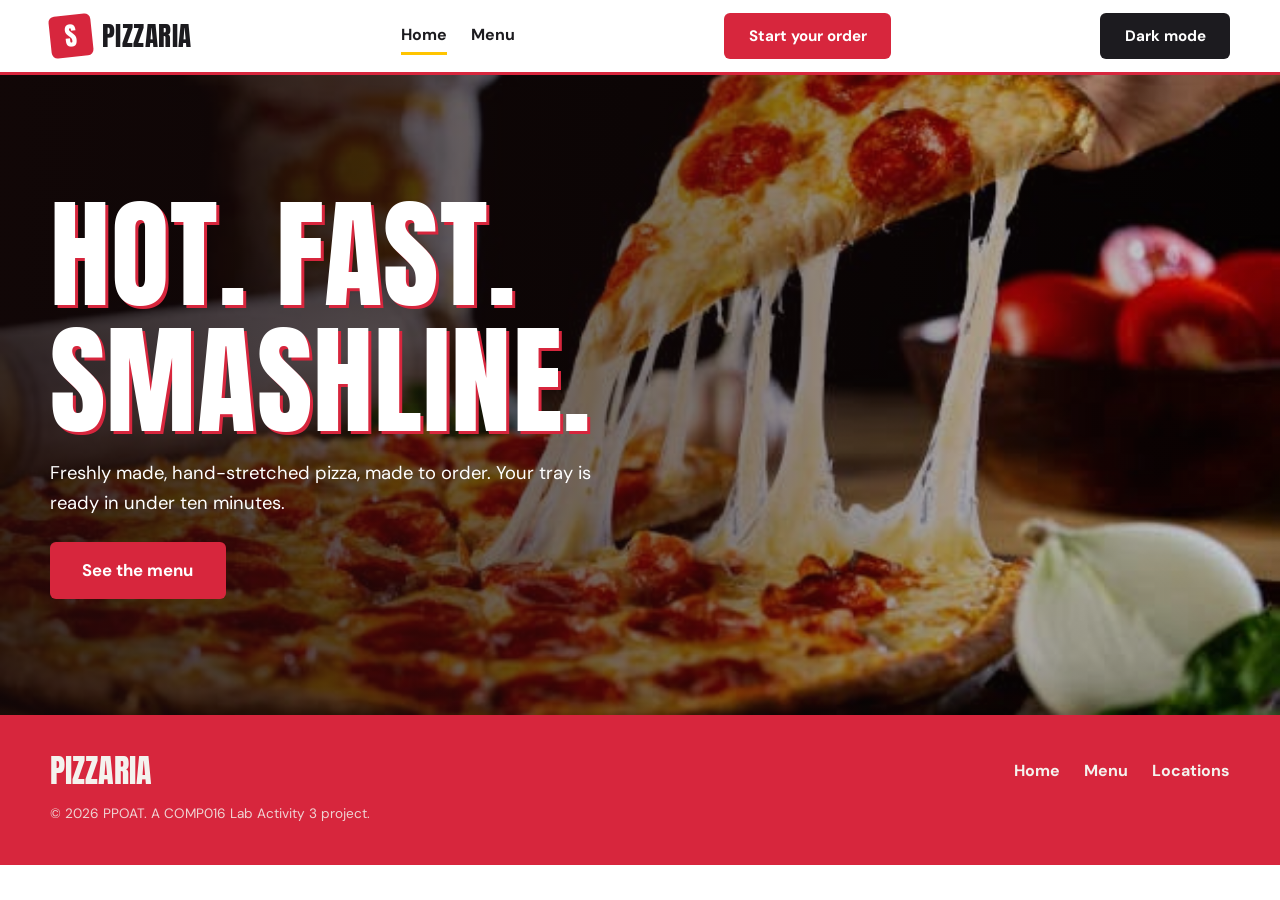
<file: index.html>
<!DOCTYPE html>
<html lang="en">
<head>
  <meta charset="UTF-8">
  <meta name="viewport" content="width=device-width, initial-scale=1.0">
  <title>Pizzaria | Burgers &amp; Pizza, Fast</title>
  <meta name="description" content="Pizzaria serves smashed burgers and hand-stretched pizza, made to order in minutes.">
  <link rel="preconnect" href="https://fonts.googleapis.com">
  <link rel="preconnect" href="https://fonts.gstatic.com" crossorigin>
  <link href="https://fonts.googleapis.com/css2?family=Anton&family=DM+Sans:wght@400;500;700&display=swap" rel="stylesheet">
  <link rel="stylesheet" href="style.css">
</head>
<body id="pageBody">

  <!-- ===== HEADER ===== -->
  <header class="site-header" id="siteHeader">
    <div class="container header-inner">
      <a href="index.html" class="brand" id="brandLogo" aria-label="Pizzaria home">
        <span class="brand-mark">S</span>
        <span class="brand-name">Pizzaria</span>
      </a>
      <nav class="main-nav" id="mainNav" aria-label="Main navigation">
        <a href="index.html" class="nav-link active" aria-current="page">Home</a>
        <a href="menu.html" class="nav-link">Menu</a>
      </nav>
      <a href="menu.html" class="btn btn-primary header-cta" id="headerOrderBtn">Start your order</a>
      <button type="button" class="btn btn-dark" id="themeToggleBtn">Dark mode</button>
    </div>
  </header>

  <main id="mainContent">


    <!-- ===== HERO ===== -->
    <section class="hero" id="hero">
      <div class="container hero-inner">
        <div class="hero-copy">
          <h1 class="hero-title" id="headline">Hot. Fast.<br>Smashline.</h1>
          <p class="hero-text" id="heroText">Freshly made, hand-stretched pizza, made to order. Your tray is ready in under ten minutes.</p>
          <div class="hero-actions">
            <a href="menu.html" class="btn btn-primary btn-lg" id="heroOrderBtn">See the menu</a>
          </div>
        </div>
      </div>
    </section>

  <!-- ===== FOOTER ===== -->
  <footer class="site-footer" id="siteFooter">
    <div class="container footer-inner">
      <p class="footer-brand">Pizzaria</p>
      <nav class="footer-nav" aria-label="Footer navigation">
        <a href="index.html">Home</a>
        <a href="menu.html">Menu</a>
        <a href="#locations">Locations</a>
      </nav>
      <p class="footer-note">&copy; 2026 PPOAT. A COMP016 Lab Activity 3 project.</p>
    </div>
  </footer>

  <!-- JavaScript lives in script.js (no inline logic) -->
  <script src="script.js"></script>
</body>
</html>
</file>
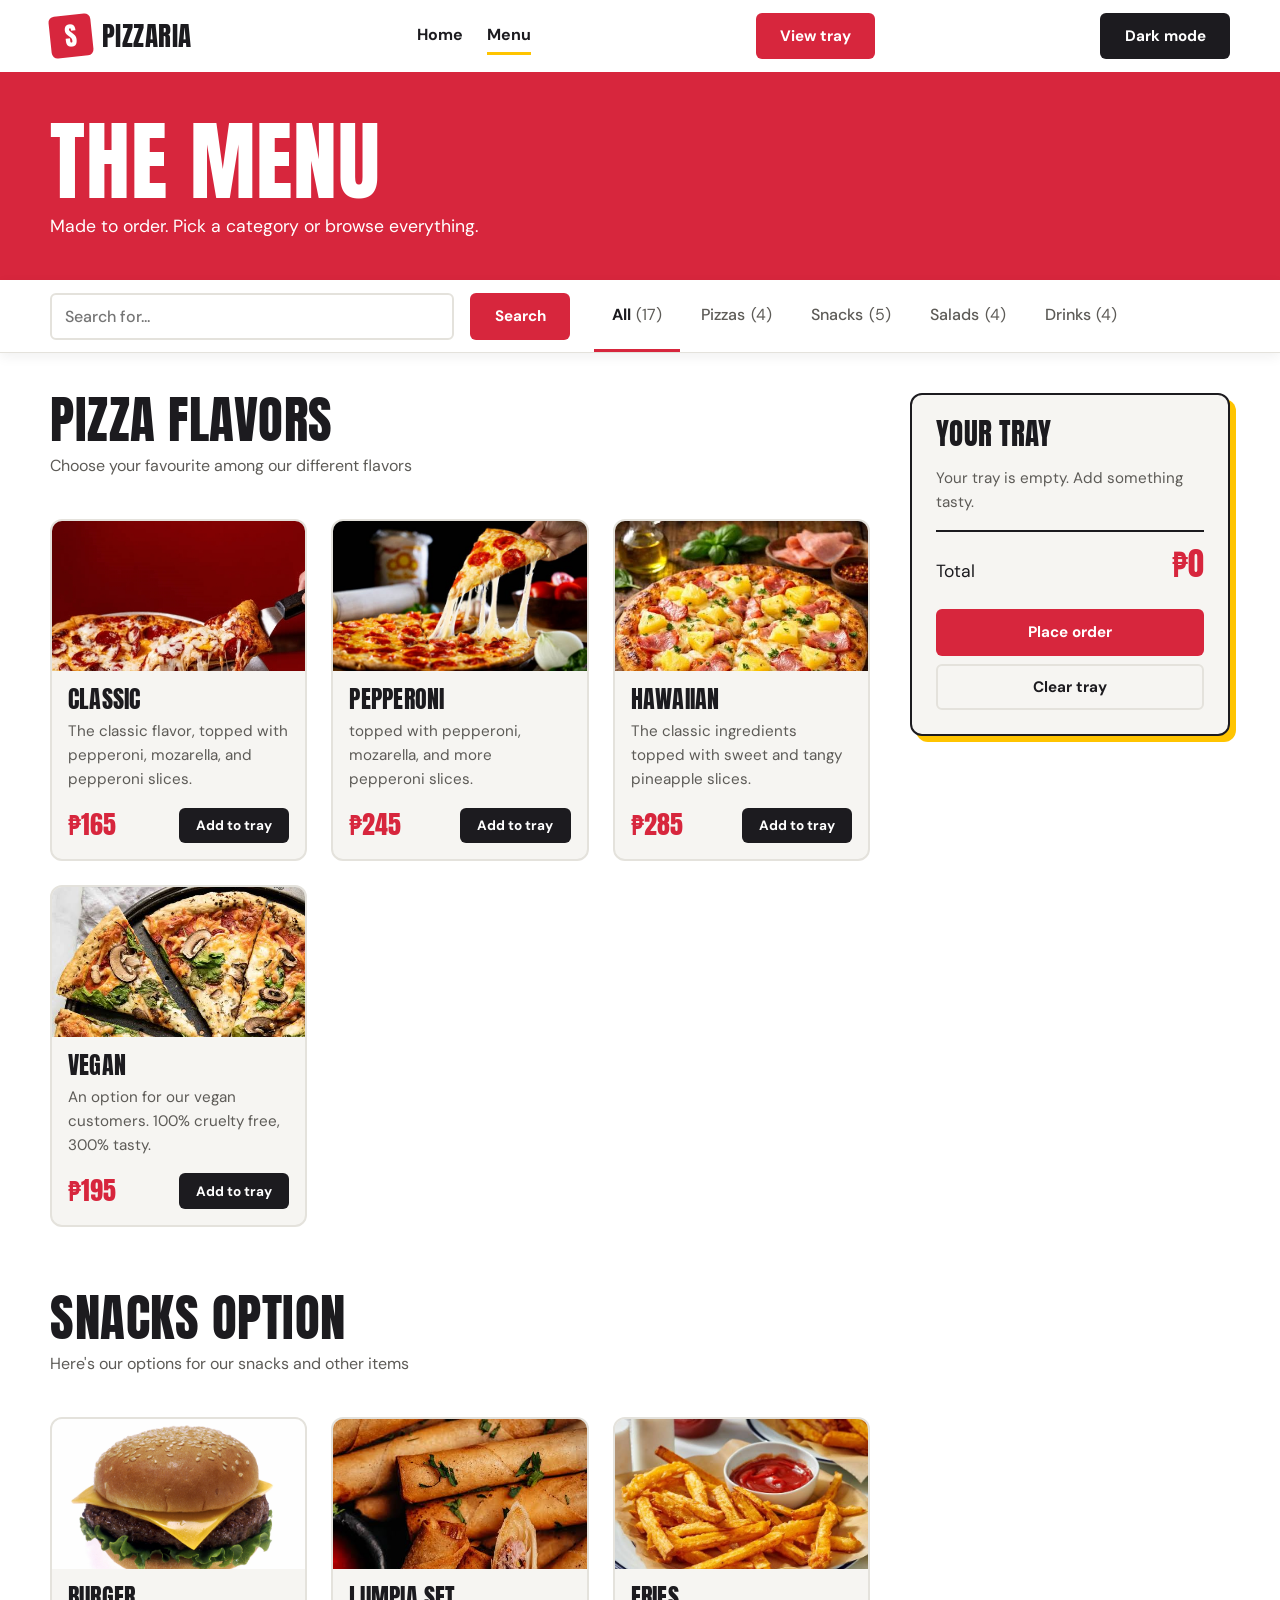
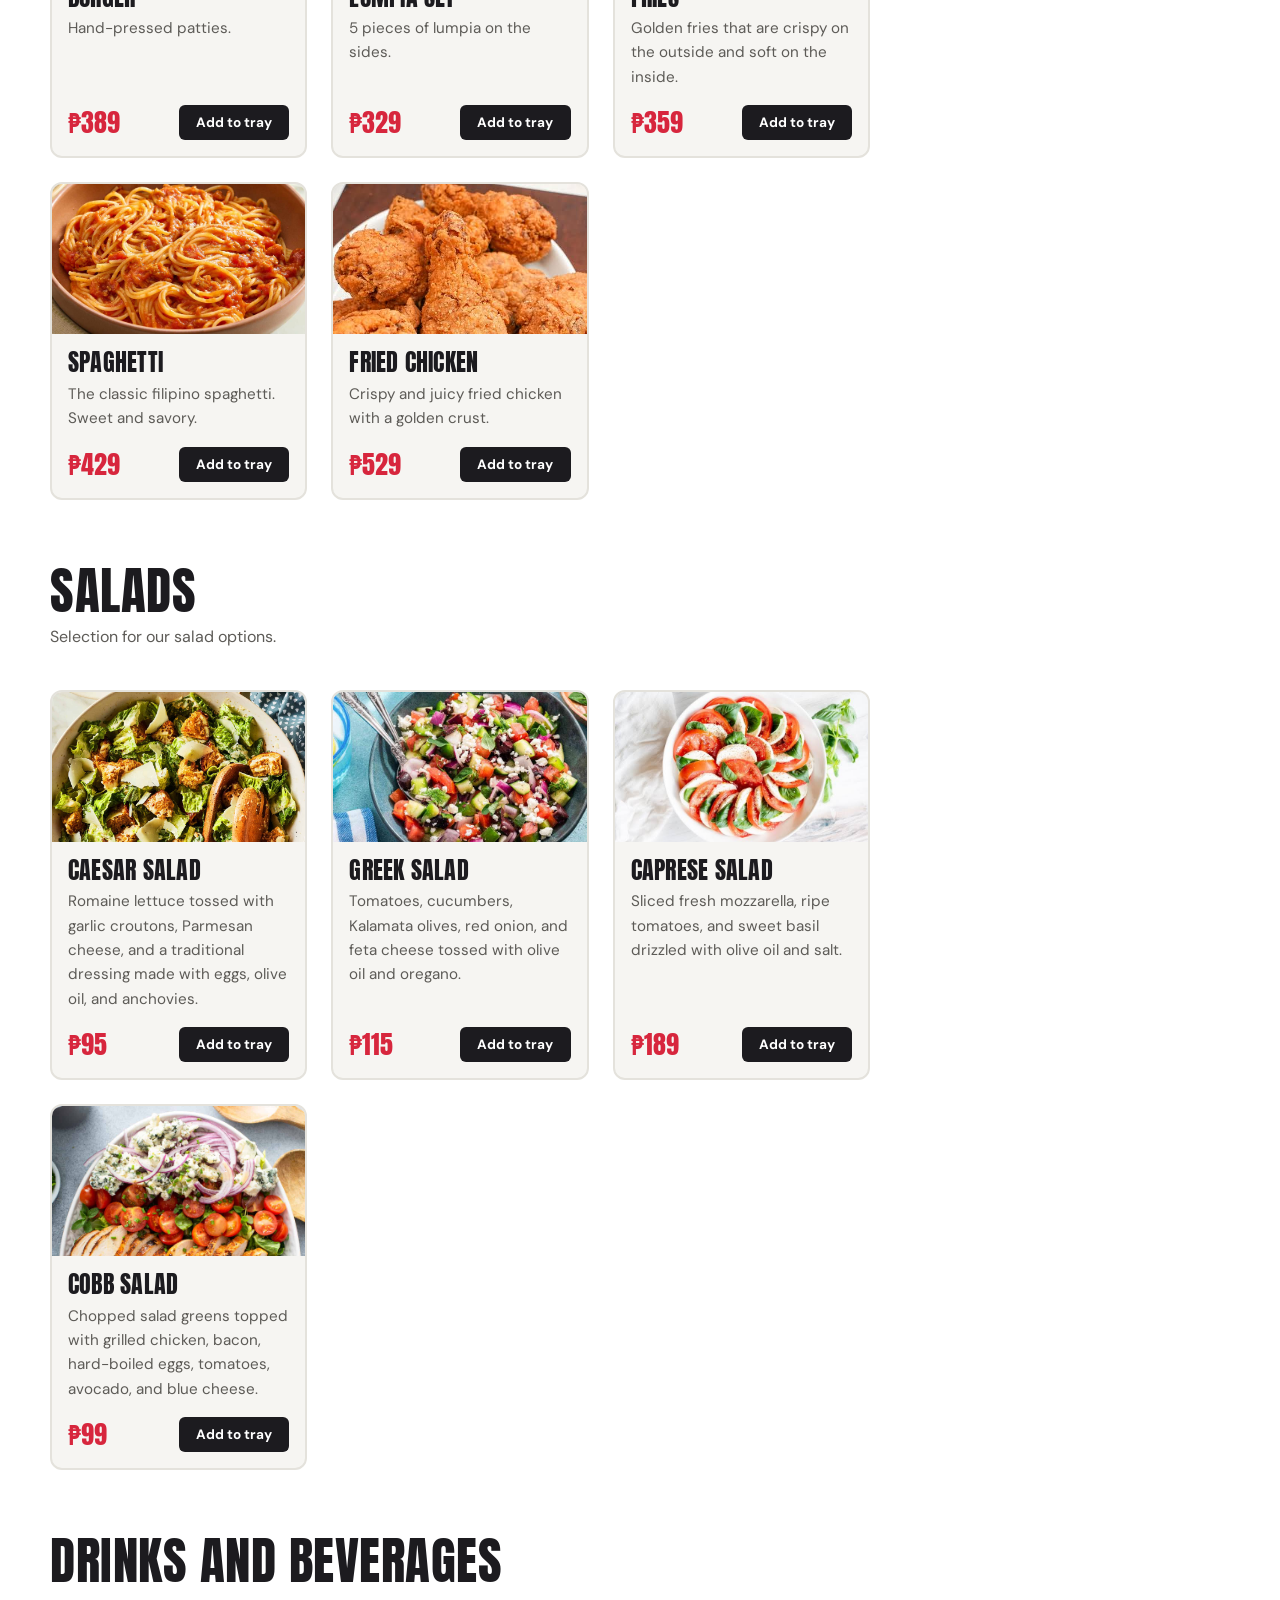
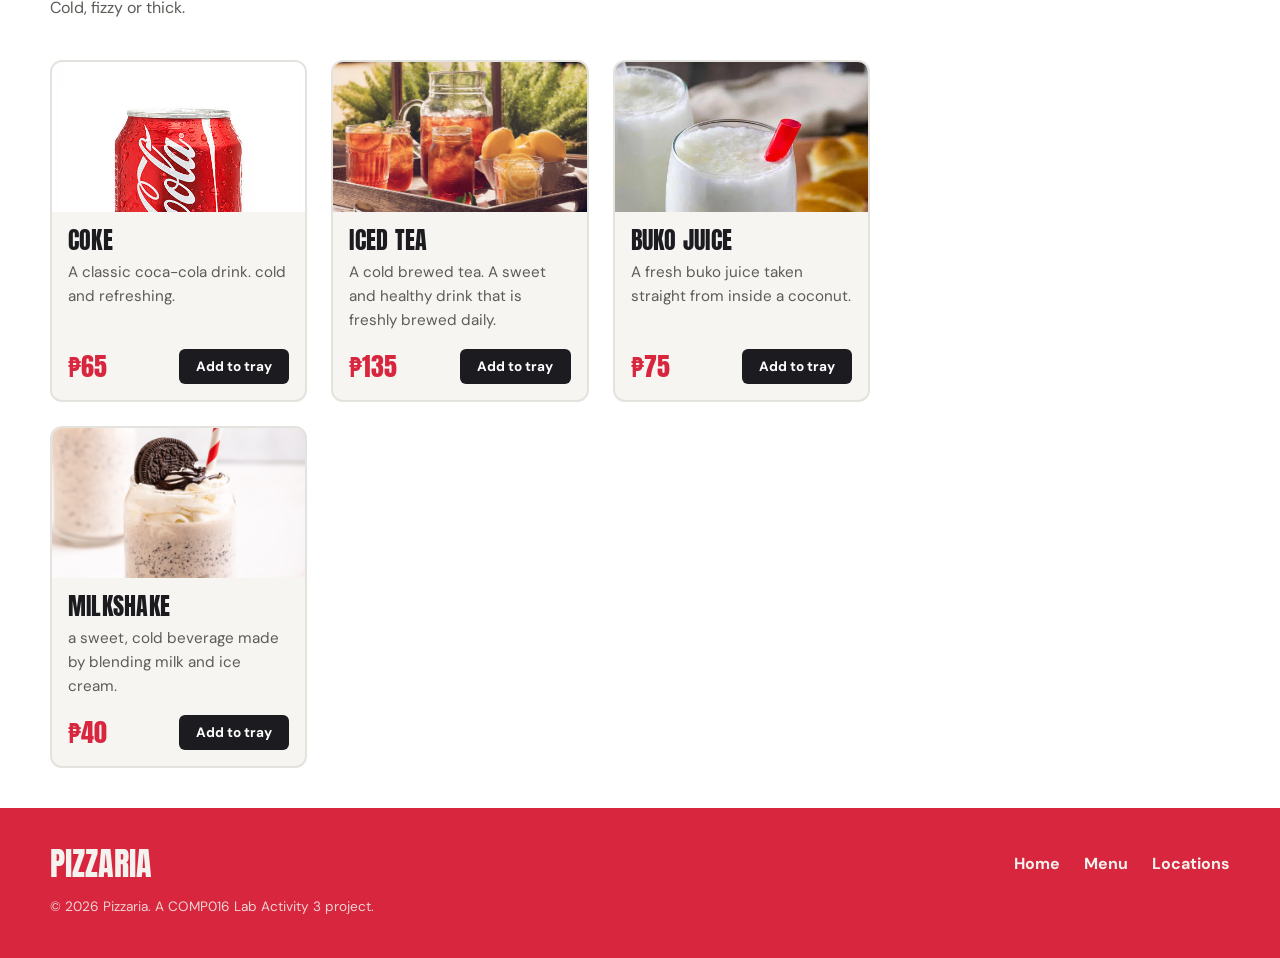
<file: menu.html>
<!DOCTYPE html>
<html lang="en">
<head>
  <meta charset="UTF-8">
  <meta name="viewport" content="width=device-width, initial-scale=1.0">
  <title>Menu | Pizzaria</title>
  <meta name="description" content="Browse the Pizzaria menu: smashed burgers, hand-stretched pizza, sides and drinks.">
  <link rel="preconnect" href="https://fonts.googleapis.com">
  <link rel="preconnect" href="https://fonts.gstatic.com" crossorigin>
  <link href="https://fonts.googleapis.com/css2?family=Anton&family=DM+Sans:wght@400;500;700&display=swap" rel="stylesheet">
  <link rel="stylesheet" href="style.css">
</head>
<body id="pageBody">

  <header class="site-header" id="siteHeader">
    <div class="container header-inner">
      <a href="index.html" class="brand" id="brandLogo" aria-label="Pizzaria home">
        <span class="brand-mark">S</span>
        <span class="brand-name">Pizzaria</span>
      </a>
      <nav class="main-nav" id="mainNav" aria-label="Main navigation">
        <a href="index.html" class="nav-link">Home</a>
        <a href="menu.html" class="nav-link active" aria-current="page">Menu</a>
      </nav>
      <a href="#orderPanel" class="btn btn-primary header-cta" id="headerOrderBtn">View tray</a>
      <button type="button" class="btn btn-dark" id="themeToggleBtn">Dark mode</button>
    </div>
  </header>

  <main id="mainContent">

    <section class="page-banner" id="menuBanner">
      <div class="container">
        <h1 class="page-title" id="headline">The menu</h1>
        <p class="page-sub">Made to order. Pick a category or browse everything.</p>
      </div>
    </section>


    <section class="menu-controls" id="menuControls" aria-label="Menu search and categories">
      <div class="container controls-inner">
        <div class="search-group">
          <input type="search" id="searchInput" class="input search-input" placeholder="Search for..." aria-label="Search the menu">
          <button type="button" class="btn btn-search" id="themeSearchBtn">Search</button>
        </div>
        <nav class="category-tabs" id="categoryTabs" aria-label="Menu categories">
          <a href="#menuList" class="tab-link active" id="tabAll" data-category="all" aria-current="true">All <span class="tab-count">(17)</span></a>
          <a href="#pizza" class="tab-link" id="tabPizza" data-category="pizza">Pizzas <span class="tab-count">(4)</span></a>
          <a href="#snacks" class="tab-link" id="tabSnacks" data-category="snacks">Snacks <span class="tab-count">(5)</span></a>
          <a href="#salad" class="tab-link" id="tabSalad" data-category="salad">Salads <span class="tab-count">(4)</span></a>
          <a href="#drinks" class="tab-link" id="tabDrinks" data-category="drinks">Drinks <span class="tab-count">(4)</span></a>
        </nav>
      </div>
    </section>

    <div class="container menu-layout">

      <div class="menu-list" id="menuList">

      <section class="menu-section" id="pizza" data-category="pizza">
        <div class="section-head">
          <h2 class="section-title">Pizza Flavors</h2>
          <p class="section-sub">Choose your favourite among our different flavors</p>
        </div>
        <div class="card-grid">
          <article class="menu-item" id="classic" data-category="pizza" data-price="165">
            <div class="food-media bg-yellow">
              <img src="images/pizza/classic-mat.jpg" alt="The Classic">
            </div>
            <div class="food-body">
              <h3 class="food-name">Classic</h3>
              <p class="food-desc">The classic flavor, topped with pepperoni, mozarella, and pepperoni slices.</p>
              <div class="food-foot">
                <span class="food-price">₱165</span>
                <button type="button" class="btn btn-small add-btn" data-item="classic" data-price="165">Add to tray</button>
              </div>
            </div>
          </article>
          <article class="menu-item" id="pepperoni" data-category="pizza" data-price="245">
             <div class="food-media bg-yellow">
              <img src="images/pizza/hero-pizza.jpg" alt="Pepperoni pizza with a slice being lifted">
            </div>
            <div class="food-body">
              <h3 class="food-name">Pepperoni</h3>
              <p class="food-desc">topped with pepperoni, mozarella, and more pepperoni slices.</p>
              <div class="food-foot">
                <span class="food-price">₱245</span>
                <button type="button" class="btn btn-small add-btn" data-item="pepperoni" data-price="245">Add to tray</button>
              </div>
            </div>
          </article>
          <article class="menu-item" id="hawaiian" data-category="pizza" data-price="285">
            <div class="food-media bg-yellow">
              <img src="images/pizza/hawaii.jpg" alt="Hawaiian pizza with pineapple and ham">
            </div>
            <div class="food-body">
              <h3 class="food-name">Hawaiian</h3>
              <p class="food-desc">The classic ingredients topped with sweet and tangy pineapple slices.</p>
              <div class="food-foot">
                <span class="food-price">₱285</span>
                <button type="button" class="btn btn-small add-btn" data-item="hawaiian" data-price="285">Add to tray</button>
              </div>
            </div>
          </article>
          <article class="menu-item" id="vegan" data-category="pizza" data-price="195">
            <div class="food-media bg-yellow">
              <img src="images/pizza/vegan.jpg" alt="Vegan pizza with vegetables and vegan cheese">
            </div>
            <div class="food-body">
              <h3 class="food-name">Vegan</h3>
              <p class="food-desc">An option for our vegan customers. 100% cruelty free, 300% tasty.</p>
              <div class="food-foot">
                <span class="food-price">₱195</span>
                <button type="button" class="btn btn-small add-btn" data-item="vegan" data-price="195">Add to tray</button>
              </div>
            </div>
          </article>
        </div>
      </section>

      <section class="menu-section" id="snacks" data-category="snacks">
        <div class="section-head">
          <h2 class="section-title">Snacks Option</h2>
          <p class="section-sub">Here's our options for our snacks and other items</p>
        </div>
        <div class="card-grid">
          <article class="menu-item" id="Snacks" data-category="snacks" data-price="389">
            <div class="food-media bg-yellow">
              <img src="images/snacks/Cheeseburger.jpg" alt="Cheeseburger">
            </div>
            <div class="food-body">
              <h3 class="food-name">Burger</h3>
              <p class="food-desc">Hand-pressed patties.</p>
              <div class="food-foot">
                <span class="food-price">₱389</span>
                <button type="button" class="btn btn-small add-btn" data-item="burger" data-price="389">Add to tray</button>
              </div>
            </div>
          </article>
          <article class="menu-item" id="lumpia" data-category="snacks" data-price="329">
            <div class="food-media bg-yellow">
              <img src="images/snacks/lumpia.jpg" alt="Lumpia set">
            </div>
            <div class="food-body">
              <h3 class="food-name">Lumpia set</h3>
              <p class="food-desc">5 pieces of lumpia on the sides.</p>
              <div class="food-foot">
                <span class="food-price">₱329</span>
                <button type="button" class="btn btn-small add-btn" data-item="lumpia" data-price="329">Add to tray</button>
              </div>
            </div>
          </article>
          <article class="menu-item" id="fries" data-category="snacks" data-price="359">
            <div class="food-media bg-yellow">
              <img src="images/snacks/fries.jpg" alt="Fries">
            </div>
            <div class="food-body">
              <h3 class="food-name">Fries</h3>
              <p class="food-desc">Golden fries that are crispy on the outside and soft on the inside.</p>
              <div class="food-foot">
                <span class="food-price">₱359</span>
                <button type="button" class="btn btn-small add-btn" data-item="fries" data-price="359">Add to tray</button>
              </div>
            </div>
          </article>
          <article class="menu-item" id="spaghetti" data-category="snacks" data-price="429">
            <div class="food-media bg-yellow">
              <img src="images/snacks/spaghetti.jpg" alt="Spaghetti">
            </div>
            <div class="food-body">
              <h3 class="food-name">Spaghetti</h3>
              <p class="food-desc">The classic filipino spaghetti. Sweet and savory.</p>
              <div class="food-foot">
                <span class="food-price">₱429</span>
                <button type="button" class="btn btn-small add-btn" data-item="spaghetti" data-price="429">Add to tray</button>
              </div>
            </div>
          </article>
          <article class="menu-item" id="fried_chicken" data-category="snacks" data-price="529">
            <div class="food-media bg-yellow">
              <img src="images/snacks/n.jpg" alt="The fried chicken">
            </div>
            <div class="food-body">
              <h3 class="food-name">Fried Chicken</h3>
              <p class="food-desc">Crispy and juicy fried chicken with a golden crust.</p>
              <div class="food-foot">
                <span class="food-price">₱529</span>
                <button type="button" class="btn btn-small add-btn" data-item="fried_chicken" data-price="529">Add to tray</button>
              </div>
            </div>
          </article>
        </div>
      </section>

      <section class="menu-section" id="salad" data-category="salad">
        <div class="section-head">
          <h2 class="section-title">Salads</h2>
          <p class="section-sub"> Selection for our salad options.</p>
        </div>
        <div class="card-grid">
          <article class="menu-item" id="caesar" data-category="salad" data-price="95">
            <div class="food-media bg-green">
              <img src="images/salads/caesar-salad.jpg" alt="Caesar Salad">
            </div>
            <div class="food-body">
              <h3 class="food-name">Caesar Salad</h3>
              <p class="food-desc"> Romaine lettuce tossed with garlic croutons, Parmesan cheese, and a traditional dressing made with eggs, olive oil, and anchovies.</p>
              <div class="food-foot">
                <span class="food-price">₱95</span>
                <button type="button" class="btn btn-small add-btn" data-item="caesar" data-price="95">Add to tray</button>
              </div>
            </div>
          </article>
          <article class="menu-item" id="greek" data-category="salad" data-price="115">
            <div class="food-media bg-green">
              <img src="images/salads/greek.jpg" alt="Greek Salad">
            </div>
            <div class="food-body">
              <h3 class="food-name">Greek Salad</h3>
              <p class="food-desc">Tomatoes, cucumbers, Kalamata olives, red onion, and feta cheese tossed with olive oil and oregano.</p>
              <div class="food-foot">
                <span class="food-price">₱115</span>
                <button type="button" class="btn btn-small add-btn" data-item="greek" data-price="115">Add to tray</button>
              </div>
            </div>
          </article>
          <article class="menu-item" id="caprese" data-category="salad" data-price="189">
            <div class="food-media bg-green">
              <img src="images/salads/caprese.jpg" alt="Caprese Salad">
            </div>
            <div class="food-body">
              <h3 class="food-name">Caprese Salad</h3>
              <p class="food-desc">Sliced fresh mozzarella, ripe tomatoes, and sweet basil drizzled with olive oil and salt.</p>
              <div class="food-foot">
                <span class="food-price">₱189</span>
                <button type="button" class="btn btn-small add-btn" data-item="caprese" data-price="189">Add to tray</button>
              </div>
            </div>
          </article>
          <article class="menu-item" id="cobb" data-category="salad" data-price="99">
            <div class="food-media bg-green">
              <img src="images/salads/cobb.jpg" alt="Cobb Salad">
            </div>
            <div class="food-body">
              <h3 class="food-name">Cobb Salad</h3>
              <p class="food-desc"> Chopped salad greens topped with grilled chicken, bacon, hard-boiled eggs, tomatoes, avocado, and blue cheese.</p>
              <div class="food-foot">
                <span class="food-price">₱99</span>
                <button type="button" class="btn btn-small add-btn" data-item="cobb" data-price="99">Add to tray</button>
              </div>
            </div>
          </article>
        </div>
      </section>

      <section class="menu-section" id="drinks" data-category="drinks">
        <div class="section-head">
          <h2 class="section-title">Drinks and Beverages</h2>
          <p class="section-sub">Cold, fizzy or thick.</p>
        </div>
        <div class="card-grid">
          <article class="menu-item" id="coke" data-category="drinks" data-price="65">
            <div class="food-media bg-green">
              <img src="images/drinks/coke.jpg" alt="Coke">
            </div>
            <div class="food-body">
              <h3 class="food-name">Coke</h3>
              <p class="food-desc">A classic coca-cola drink. cold and refreshing.</p>
              <div class="food-foot">
                <span class="food-price">₱65</span>
                <button type="button" class="btn btn-small add-btn" data-item="coke" data-price="65">Add to tray</button>
              </div>
            </div>
          </article>
          <article class="menu-item" id="icetea" data-category="drinks" data-price="135">
            <div class="food-media bg-green">
              <img src="images/drinks/iced tea.jpg" alt="Iced Tea">
            </div>
            <div class="food-body">
              <h3 class="food-name">Iced Tea</h3>
              <p class="food-desc">A cold brewed tea. A sweet and healthy drink that is freshly brewed daily. </p>
              <div class="food-foot">
                <span class="food-price">₱135</span>
                <button type="button" class="btn btn-small add-btn" data-item="icetea" data-price="135">Add to tray</button>
              </div>
            </div>
          </article>
          <article class="menu-item" id="bukojuice" data-category="drinks" data-price="75">
            <div class="food-media bg-green">
              <img src="images/drinks/buko.jpg" alt="Buko Juice">
            </div>
            <div class="food-body">
              <h3 class="food-name">Buko Juice</h3>
              <p class="food-desc">A fresh buko juice taken straight from inside a coconut.</p>
              <div class="food-foot">
                <span class="food-price">₱75</span>
                <button type="button" class="btn btn-small add-btn" data-item="bukojuice" data-price="75">Add to tray</button>
              </div>
            </div>
          </article>
          <article class="menu-item" id="shake" data-category="drinks" data-price="40">
            <div class="food-media bg-green">
              <img src="images/drinks/milkshake.jpg" alt="Milk Shake">
            </div>
            <div class="food-body">
              <h3 class="food-name">MilkShake</h3>
              <p class="food-desc"> a sweet, cold beverage made by blending milk and ice cream. </p>
              <div class="food-foot">
                <span class="food-price">₱40</span>
                <button type="button" class="btn btn-small add-btn" data-item="milkshake" data-price="40">Add to tray</button>
              </div>
            </div>
          </article>
        </div>
      </section>

        <p class="empty-state" id="emptyMessage" hidden>Nothing matches your search. Clear the search box or pick another category.</p>
      </div>

      <aside class="order-panel" id="orderPanel" aria-label="Your tray">
        <h2 class="order-title">Your tray</h2>
        <ul class="order-list" id="orderList">
          <li class="order-empty" id="orderEmpty">Your tray is empty. Add something tasty.</li>
        </ul>
        <div class="order-total-row">
          <span>Total</span>
          <strong id="orderTotal">₱0</strong>
        </div>
        <button type="button" class="btn btn-primary btn-block" id="checkoutBtn">Place order</button>
        <button type="button" class="btn btn-ghost btn-block" id="clearTrayBtn">Clear tray</button>
      </aside>

    </div>
  </main>

  <footer class="site-footer" id="siteFooter">
    <div class="container footer-inner">
      <p class="footer-brand">Pizzaria</p>
      <nav class="footer-nav" aria-label="Footer navigation">
        <a href="index.html">Home</a>
        <a href="menu.html">Menu</a>
        <a href="index.html#locations">Locations</a>
      </nav>
      <p class="footer-note">&copy; 2026 Pizzaria. A COMP016 Lab Activity 3 project.</p>
    </div>
  </footer>
  <script src="script.js"></script>
</body>
</html>
</file>
<file: style.css>
/* ---------- BRAND VARIABLES ---------- */
:root {
  --color-ketchup: #d7263d;
  --color-ketchup-dark: #b01c2f;
  --color-mustard: #ffc400;
  --color-pickle: #2f7a3e;
  --color-sky: #2b6cb0;
  --color-ink: #1c1b1f;
  --color-paper: #ffffff;
  --color-surface: #f6f5f2;
  --color-line: #e4e2dc;
  --color-muted: #5d5b57;

  --font-display: "Anton", "Impact", "Arial Narrow", sans-serif;
  --font-body: "DM Sans", "Segoe UI", Arial, sans-serif;

  --radius-sm: 6px;
  --radius-md: 12px;
  --radius-pill: 999px;

  --space-1: 0.5rem;
  --space-2: 1rem;
  --space-3: 1.5rem;
  --space-4: 2.5rem;
  --space-5: 4rem;

  --page-width: 1180px;
  --header-height: 72px;
}

/* ---------- DARK THEME (toggle by adding .dark to <body> with JS) ---------- */
body.dark {
  --color-ink: #f4f2ee;
  --color-paper: #151417;
  --color-surface: #1f1d22;
  --color-line: #34313a;
  --color-muted: #b4b0aa;
}

/* ---------- RESET & BASE ---------- */
*,
*::before,
*::after {
  box-sizing: border-box;
}

html {
  scroll-behavior: smooth;
  scroll-padding-top: calc(var(--header-height) + 1rem);
}

body {
  margin: 0;
  font-family: var(--font-body);
  font-size: 1rem;
  line-height: 1.6;
  color: var(--color-ink);
  background: var(--color-paper);
  transition: background-color 0.25s ease, color 0.25s ease;
}

img { max-width: 100%; display: block; }
a { color: inherit; }
h1, h2, h3, p, ul { margin-top: 0; }

h1, h2, h3 {
  font-family: var(--font-display);
  font-weight: 400;
  text-transform: uppercase;
  line-height: 1.05;
  letter-spacing: 0.01em;
}

:focus-visible {
  outline: 3px solid var(--color-mustard);
  outline-offset: 2px;
}

.container {
  width: min(100% - 2rem, var(--page-width));
  margin-inline: auto;
}

/* ---------- BUTTONS ---------- */
.btn {
  display: inline-flex;
  align-items: center;
  justify-content: center;
  gap: 0.4rem;
  padding: 0.7rem 1.4rem;
  font: 700 0.95rem var(--font-body);
  text-decoration: none;
  border: 2px solid transparent;
  border-radius: var(--radius-sm);
  cursor: pointer;
  transition: background-color 0.15s ease, color 0.15s ease, transform 0.1s ease;
}
.btn:active { transform: translateY(1px); }

.btn-primary { background: var(--color-ketchup); color: #fff; }
.btn-primary:hover { background: var(--color-ketchup-dark); }

.btn-search { background: var(--color-ketchup); color: #fff; }
.btn-search:hover { background: var(--color-ketchup-dark); }

.btn-light { background: #fff; color: var(--color-ink); }
.btn-light:hover { background: var(--color-mustard); }

.btn-dark { background: var(--color-ink); color: var(--color-paper); }
.btn-dark:hover { background: var(--color-ketchup); color: #fff; }

.btn-ghost { background: transparent; color: var(--color-ink); border-color: var(--color-line); }
.btn-ghost:hover { border-color: var(--color-ink); }

.btn-small { padding: 0.45rem 0.95rem; font-size: 0.85rem; background: var(--color-ink); color: var(--color-paper); }
.btn-small:hover { background: var(--color-ketchup); color: #fff; }

.btn-lg { padding: 0.95rem 1.9rem; font-size: 1.05rem; }
.btn-block { width: 100%; }

/* ---------- HEADER ---------- */
.site-header {
  position: sticky;
  top: 0;
  z-index: 50;
  background: var(--color-paper);
  border-bottom: 3px solid var(--color-ketchup);
}

.header-inner {
  display: flex;
  align-items: center;
  justify-content: space-between;
  gap: var(--space-2);
  min-height: var(--header-height);
}

.brand {
  display: flex;
  align-items: center;
  gap: 0.6rem;
  text-decoration: none;
}

.brand-mark {
  display: grid;
  place-items: center;
  width: 42px;
  height: 42px;
  font: 1.6rem/1 var(--font-display);
  color: #fff;
  background: var(--color-ketchup);
  border-radius: var(--radius-sm);
  transform: rotate(-6deg);
}

.brand-name {
  font: 1.7rem/1 var(--font-display);
  text-transform: uppercase;
  letter-spacing: 0.02em;
}

.main-nav {
  display: flex;
  gap: var(--space-3);
}

.nav-link {
  font-weight: 700;
  text-decoration: none;
  padding: 0.3rem 0;
  border-bottom: 3px solid transparent;
}
.nav-link:hover,
.nav-link.active { border-bottom-color: var(--color-mustard); }

/* ---------- HERO ---------- */
.hero {
  position: relative;
  display: flex;
  align-items: center;
  min-height: min(78vh, 640px);
  color: #fff;
  background:
    linear-gradient(90deg, rgba(20, 8, 8, 0.85) 0%, rgba(20, 8, 8, 0.55) 55%, rgba(20, 8, 8, 0.15) 100%),
    url("images/pizza/hero-pizza.jpg") center / cover no-repeat;
  background-color: var(--color-ketchup-dark);
}

.hero-inner { padding-block: var(--space-5); }
.hero-copy { max-width: 560px; }

.hero-title {
  margin-bottom: var(--space-2);
  font-size: clamp(3.5rem, 11vw, 7.5rem);
  text-shadow: 3px 3px 0 var(--color-ketchup);
}

.hero-text {
  max-width: 44ch;
  margin-bottom: var(--space-3);
  font-size: 1.15rem;
}

.hero-actions {
  display: flex;
  flex-wrap: wrap;
  gap: var(--space-2);
}

/* ---------- PROMO STRIP ---------- */
.promo-strip {
  background: var(--color-mustard);
  color: #1c1b1f;
}

.promo-inner {
  display: flex;
  flex-wrap: wrap;
  align-items: center;
  justify-content: center;
  gap: var(--space-2);
  padding-block: 0.9rem;
}

.promo-text { margin: 0; font-weight: 700; }

.promo-btn {
  padding: 0.4rem 1rem;
  font: 700 0.85rem var(--font-body);
  color: #fff;
  background: #1c1b1f;
  border: 0;
  border-radius: var(--radius-pill);
  cursor: pointer;
}
.promo-btn:hover { background: var(--color-ketchup); }

/* ---------- SECTIONS ---------- */
.section { padding-block: var(--space-5); }

.section-head { margin-bottom: var(--space-4); }

.section-title {
  margin-bottom: 0.4rem;
  font-size: clamp(2rem, 5vw, 3.2rem);
}

.section-sub {
  margin: 0;
  color: var(--color-muted);
}

.section-dark {
  background: #1c1b1f;
  color: #f4f2ee;
}
.section-dark .section-title { color: var(--color-mustard); }

/* ---------- FOOD CARDS (CSS Grid) ---------- */
.card-grid {
  display: grid;
  grid-template-columns: repeat(auto-fill, minmax(240px, 1fr));
  gap: var(--space-3);
}

.food-card,
.menu-item {
  display: flex;
  flex-direction: column;
  overflow: hidden;
  background: var(--color-surface);
  border: 2px solid var(--color-line);
  border-radius: var(--radius-md);
  transition: border-color 0.15s ease, transform 0.15s ease;
}
.food-card:hover,
.menu-item:hover {
  border-color: var(--color-ketchup);
  transform: translateY(-3px);
}

.food-media {
  display: grid;
  place-items: center;
  height: 150px;
  font-size: 4.2rem;
  overflow: hidden;
}
.food-media img {
  width: 100%;
  height: 100%;
  object-fit: cover;
}
.bg-red { background: #fbd9dd; }
.bg-yellow { background: #fff0b8; }
.bg-green { background: #d5ebd9; }
.bg-blue { background: #d3e4f6; }

.food-body {
  display: flex;
  flex: 1;
  flex-direction: column;
  padding: var(--space-2);
}

.food-name {
  margin-bottom: 0.4rem;
  font-size: 1.5rem;
}

.food-desc {
  flex: 1;
  margin-bottom: var(--space-2);
  font-size: 0.95rem;
  color: var(--color-muted);
}

.food-foot {
  display: flex;
  align-items: center;
  justify-content: space-between;
  gap: var(--space-1);
}

.food-price {
  font: 1.6rem/1 var(--font-display);
  color: var(--color-ketchup);
}

/* ---------- STORY (Flexbox split) ---------- */
.split {
  display: flex;
  align-items: center;
  justify-content: space-between;
  gap: var(--space-5);
}
.split-copy { flex: 1 1 420px; max-width: 60ch; }
.split-copy p { color: #d6d3cc; }

.stat-list {
  display: flex;
  flex: 1 1 280px;
  flex-direction: column;
  gap: var(--space-2);
  padding: 0;
  margin: 0;
  list-style: none;
}

.stat-item {
  display: flex;
  flex-direction: column;
  padding: var(--space-2) var(--space-3);
  border-left: 5px solid var(--color-ketchup);
  background: rgba(255, 255, 255, 0.06);
}

.stat-big {
  font: 2.6rem/1.1 var(--font-display);
  color: #fff;
}

/* ---------- LOCATIONS ---------- */
.location-grid {
  display: grid;
  grid-template-columns: repeat(auto-fit, minmax(240px, 1fr));
  gap: var(--space-3);
}

.location-card {
  padding: var(--space-3);
  border: 2px solid var(--color-line);
  border-top: 6px solid var(--color-mustard);
  border-radius: var(--radius-md);
  background: var(--color-surface);
}
.location-name { margin-bottom: 0.5rem; font-size: 1.6rem; }
.location-card p { margin-bottom: 0.3rem; }
.location-hours { font-weight: 700; color: var(--color-pickle); }
body.dark .location-hours { color: #7fd18d; }

/* ---------- FOOTER ---------- */
.site-footer {
  padding-block: var(--space-4);
  color: #f4f2ee;
  background: var(--color-ketchup);
}

.footer-inner {
  display: flex;
  flex-wrap: wrap;
  align-items: center;
  justify-content: space-between;
  gap: var(--space-2);
}

.footer-brand {
  margin: 0;
  font: 2rem/1 var(--font-display);
  text-transform: uppercase;
}

.footer-nav { display: flex; gap: var(--space-3); }
.footer-nav a { font-weight: 700; text-decoration: none; }
.footer-nav a:hover { text-decoration: underline; }
.footer-note { width: 100%; margin: 0; font-size: 0.85rem; opacity: 0.85; }

/* =========================================================
   MENU PAGE
   ========================================================= */
.page-banner {
  padding-block: var(--space-4);
  color: #fff;
  background: var(--color-ketchup);
}
.page-title {
  margin-bottom: 0.3rem;
  font-size: clamp(3rem, 9vw, 5.5rem);
}
.page-sub { margin: 0; font-size: 1.1rem; }

.menu-controls {
  position: sticky;
  top: var(--header-height);
  z-index: 40;
  padding-block: 0;
  background: var(--color-paper);
  border-bottom: 1px solid var(--color-line);
  box-shadow: 0 4px 12px rgba(0, 0, 0, 0.06);
}

.controls-inner {
  display: flex;
  flex-wrap: wrap;
  align-items: center;
  justify-content: flex-start;
  gap: var(--space-3);
  min-height: 64px;
}

/* Search sits on the left, like a food-delivery menu bar */
.search-group {
  display: flex;
  flex: 1 1 480px;
  max-width: 520px;
  gap: 1.0rem;
  margin-block: 0.8rem;
}

.search-input {
  flex: 1;
  min-width: 0;
  padding-left: 2.7rem;
  background-color: var(--color-surface);
  background-image: url("data:image/svg+xml,%3Csvg xmlns='http://www.w3.org/2000/svg' width='20' height='20' viewBox='0 0 24 24' fill='none' stroke='%23777' stroke-width='2.4' stroke-linecap='round'%3E%3Ccircle cx='11' cy='11' r='7'/%3E%3Cpath d='M20 20l-3.5-3.5'/%3E%3C/svg%3E");
  background-repeat: no-repeat;
  background-position: 0.9rem center;
  border-color: transparent;
  border-radius: var(--radius-pill);
}
.search-input:hover,
.search-input:focus { border-color: var(--color-ketchup); }

.category-tabs {
  display: flex;
  flex: 1 1 300px;
  min-width: 0;
  align-self: stretch;
  min-height: 56px;
  gap: 0.25rem;
  overflow-x: auto;
  scroll-snap-type: x proximity;
  scrollbar-width: none;
}
.category-tabs::-webkit-scrollbar { display: none; }

.tab-link {
  display: flex;
  flex: 0 0 auto;
  align-items: center;
  gap: 0.35rem;
  padding: 0 1.1rem;
  font-weight: 500;
  color: var(--color-muted);
  text-decoration: none;
  white-space: nowrap;
  border-bottom: 3px solid transparent;
  scroll-snap-align: start;
  transition: color 0.15s ease, border-color 0.15s ease;
}
.tab-link:hover { color: var(--color-ink); border-bottom-color: var(--color-line); }
.tab-link.active {
  font-weight: 700;
  color: var(--color-ink);
  border-bottom-color: var(--color-ketchup);
}
.tab-count { font-weight: 400; color: var(--color-muted); }

.visually-hidden {
  position: absolute;
  width: 1px;
  height: 1px;
  margin: -1px;
  padding: 0;
  overflow: hidden;
  clip: rect(0, 0, 0, 0);
  white-space: nowrap;
  border: 0;
}

.field { display: flex; flex-direction: column; gap: 0.25rem; }
.field-grow { flex: 1 1 220px; }
.field-label { font-size: 0.85rem; font-weight: 700; }

.select,
.input {
  min-height: 44px;
  padding: 0.5rem 0.8rem;
  font: 500 1rem var(--font-body);
  color: var(--color-ink);
  background: var(--color-paper);
  border: 2px solid var(--color-line);
  border-radius: var(--radius-sm);
}
.select:hover,
.input:hover { border-color: var(--color-ink); }

/* Menu layout: list + sticky tray */
.menu-layout {
  display: grid;
  grid-template-columns: minmax(0, 1fr) 320px;
  gap: var(--space-4);
  align-items: start;
  padding-block: var(--space-4);
}

.menu-section {
  margin-bottom: var(--space-5);
  scroll-margin-top: 4.5rem;
}
.menu-section:last-of-type { margin-bottom: 0; }
.menu-section .card-grid { grid-template-columns: repeat(auto-fill, minmax(210px, 1fr)); }

.empty-state {
  padding: var(--space-3);
  text-align: center;
  background: var(--color-surface);
  border: 2px dashed var(--color-line);
  border-radius: var(--radius-md);
}

/* ---------- ORDER TRAY ---------- */
.order-panel {
  position: sticky;
  top: calc(var(--header-height) + 90px);
  padding: var(--space-3);
  background: var(--color-surface);
  border: 2px solid var(--color-ink);
  border-radius: var(--radius-md);
  box-shadow: 6px 6px 0 var(--color-mustard);
}

.order-title { margin-bottom: var(--space-2); font-size: 1.8rem; }

.order-list {
  display: flex;
  flex-direction: column;
  gap: 0.6rem;
  padding: 0;
  margin: 0 0 var(--space-2);
  list-style: none;
}

.order-empty { color: var(--color-muted); font-size: 0.95rem; }

.order-line {
  display: flex;
  justify-content: space-between;
  gap: var(--space-1);
  padding-bottom: 0.6rem;
  border-bottom: 1px solid var(--color-line);
}

.order-total-row {
  display: flex;
  align-items: baseline;
  justify-content: space-between;
  padding-block: var(--space-2);
  margin-bottom: var(--space-1);
  border-top: 2px solid var(--color-ink);
  font-size: 1.1rem;
}
.order-total-row strong { font: 2rem/1 var(--font-display); color: var(--color-ketchup); }
.order-panel .btn + .btn { margin-top: 0.5rem; }

/* ---------- TRAY CONTROLS (built by script.js) ---------- */
.order-line { align-items: center; }
.order-line-info { display: flex; flex-direction: column; min-width: 0; }
.order-line-name { font-weight: 700; }
.order-line-each { font-size: 0.8rem; color: var(--color-muted); }
.order-line-side { display: flex; flex-direction: column; align-items: flex-end; gap: 0.25rem; }
.qty { display: inline-flex; align-items: center; gap: 0.4rem; }
.qty-num { min-width: 1.2ch; text-align: center; font-weight: 700; }
.qty-btn {
  width: 28px;
  height: 28px;
  padding: 0;
  font: 700 1rem/1 var(--font-body);
  color: var(--color-ink);
  background: transparent;
  border: 2px solid var(--color-line);
  border-radius: var(--radius-sm);
  cursor: pointer;
}
.qty-btn:hover { border-color: var(--color-ketchup); color: var(--color-ketchup); }
.order-line-total { font-weight: 700; }
.order-status {
  padding: 0.6rem 0.8rem;
  margin: 0 0 var(--space-1);
  font-size: 0.9rem;
  font-weight: 700;
  background: var(--color-paper);
  border-left: 5px solid var(--color-mustard);
}
.promo-btn:disabled { opacity: 0.7; cursor: default; }
.promo-btn:disabled:hover { background: #1c1b1f; }

/* ---------- JS HOOK HELPERS (used by script.js later) ---------- */
.is-hidden { display: none !important; }
.is-highlight { outline: 3px solid var(--color-mustard); outline-offset: 2px; }

/* =========================================================
   RESPONSIVE
   ========================================================= */
@media (max-width: 900px) {
  .menu-layout { grid-template-columns: 1fr; }
  .order-panel { position: static; }
  .split { flex-direction: column; align-items: stretch; gap: var(--space-4); }
}

@media (max-width: 700px) {
  :root { --header-height: 112px; }

  .header-inner {
    flex-wrap: wrap;
    justify-content: space-between;
    padding-block: 0.6rem;
  }
  .main-nav {
    order: 3;
    width: 100%;
    justify-content: space-between;
    gap: var(--space-1);
    font-size: 0.95rem;
  }
  .header-cta { padding: 0.5rem 1rem; font-size: 0.85rem; }

  .hero {
    min-height: 70vh;
    background:
      linear-gradient(180deg, rgba(20, 8, 8, 0.7) 0%, rgba(20, 8, 8, 0.85) 100%),
      url("images/pizza/hero-pizza.jpg") center / cover no-repeat;
  }
  .hero-actions .btn { flex: 1 1 100%; }

  .section { padding-block: var(--space-4); }
  .menu-controls { position: static; }
  .search-group { flex: 1 1 100%; max-width: none; }
  .category-tabs { flex: 1 1 100%; min-height: 52px; }
  .menu-section { scroll-margin-top: 0; }
  .footer-inner { flex-direction: column; align-items: flex-start; }
}

@media (prefers-reduced-motion: reduce) {
  html { scroll-behavior: auto; }
  *, *::before, *::after { transition: none !important; }
}
</file>
